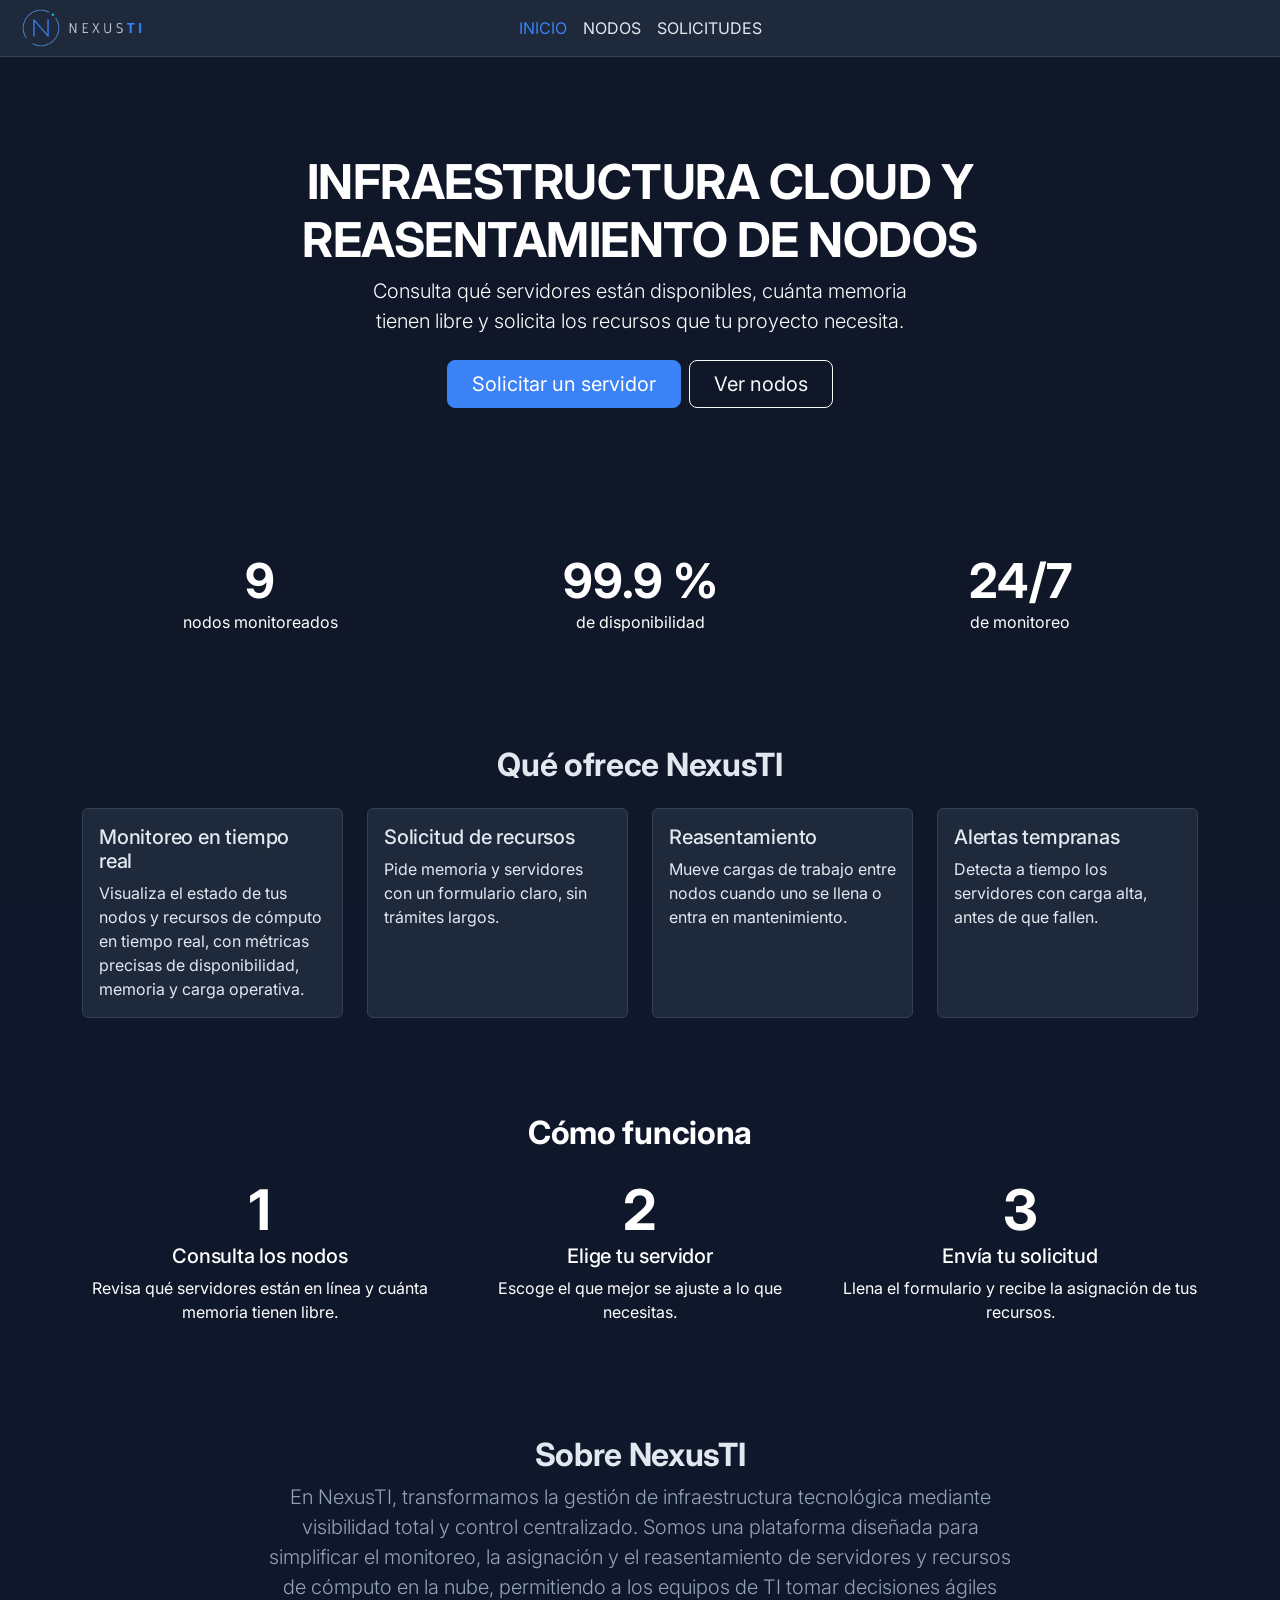
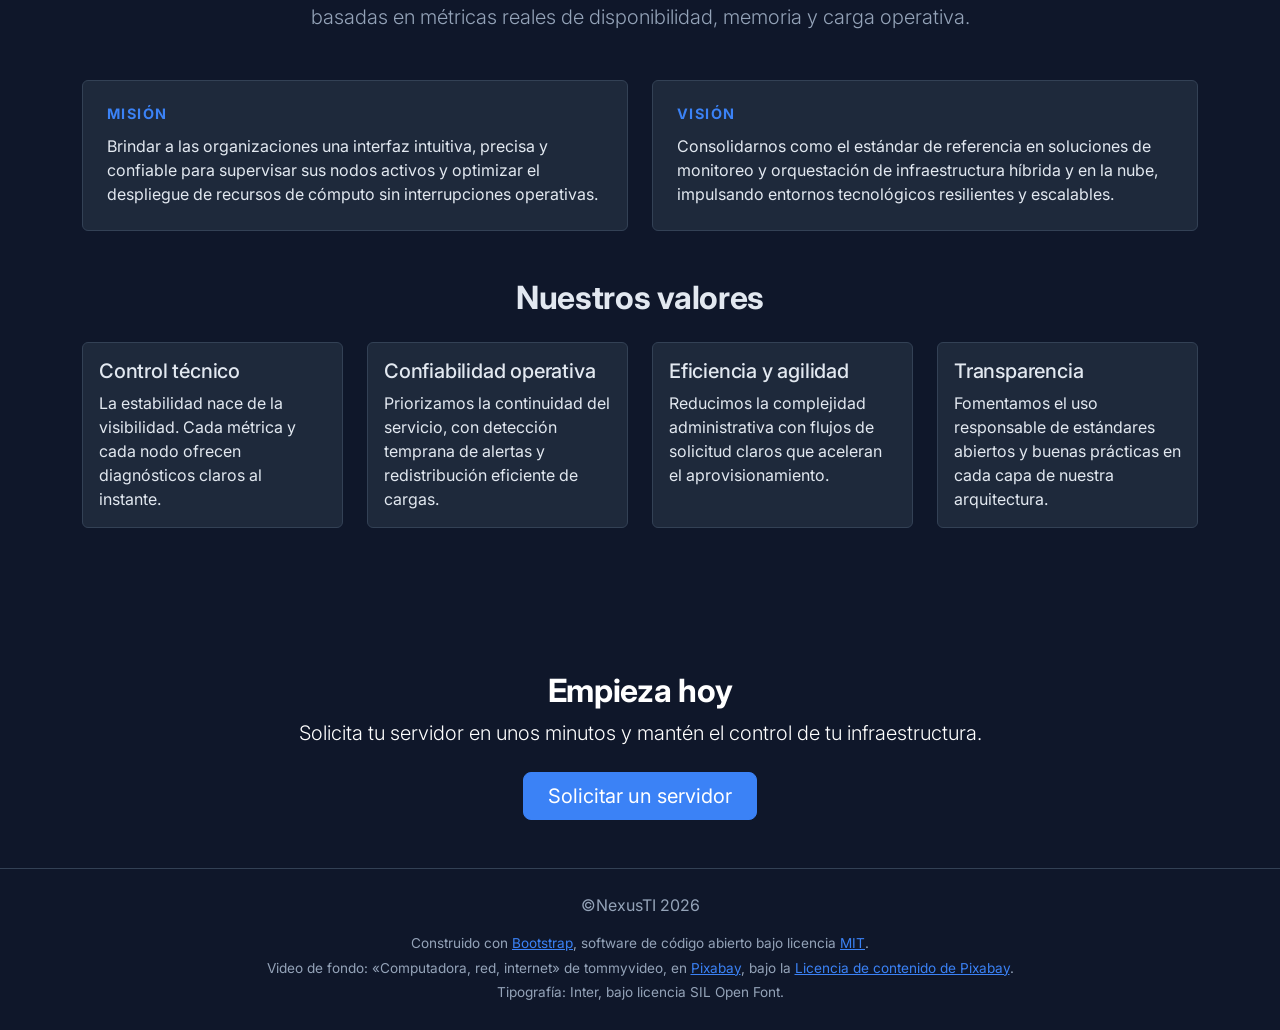
<file: index.html>
<!doctype html>
<html lang="es">

<head>
    <meta charset="utf-8">
    <meta name="viewport" content="width=device-width, initial-scale=1">
    <title>NexusTI</title>
    <link href="https://cdn.jsdelivr.net/npm/bootstrap@5.3.9/dist/css/bootstrap.min.css" rel="stylesheet"
        integrity="sha384-yEPZ7jP9S0QKiUQ0m3jjsO4ProIW7wvR9gXkI7JOGa2XVsw53Yke2bsdkBbjmmiX" crossorigin="anonymous">
    <link rel="preconnect" href="https://fonts.googleapis.com">
    <link rel="preconnect" href="https://fonts.gstatic.com" crossorigin>
    <link href="https://fonts.googleapis.com/css2?family=Inter:wght@400;600;700&display=swap" rel="stylesheet">
    <link href="assets/css/style.css" rel="stylesheet">

</head>

<body>
    <header class="sticky-top">
        <nav class="navbar navbar-expand-lg bg-body-tertiary">
            <div class="container-fluid">
                <a class="navbar-brand" href="index.html"><img
                        src="assets/images/nexusti-logos/logo-horizontal-navbar.png" alt="NexusTI" id="navbarLogo"
                        class="navbarlogo"></a>
                <button class="navbar-toggler" type="button" data-bs-toggle="collapse" data-bs-target="#navbarNav"
                    aria-controls="navbarNav" aria-expanded="false" aria-label="Toggle navigation">
                    <span class="navbar-toggler-icon"></span>
                </button>
                <div class="collapse navbar-collapse" id="navbarNav">
                    <ul class="navbar-nav">
                        <li class="nav-item">
                            <a class="nav-link active" aria-current="page" href="index.html">INICIO</a>
                        </li>
                        <li class="nav-item">
                            <a class="nav-link" href="views/nodos.html">NODOS</a>
                        </li>
                        <li class="nav-item">
                            <a class="nav-link" href="views/solicitudes.html">SOLICITUDES</a>
                        </li>
                    </ul>
                </div>
            </div>
        </nav>
    </header>

    <video autoplay muted loop playsinline class="video-fondo" src="assets/videos/video2.mp4"></video>

    <main class="container">
        <section id="inicio" class="header">
            <div class="px-4 py-5 my-5 text-center">
                <h1 class="display-5 fw-bold text-white">INFRAESTRUCTURA CLOUD Y REASENTAMIENTO DE NODOS</h1>
                <div class="col-lg-6 mx-auto">
                    <p class="lead mb-4 text-white">Consulta qué servidores están disponibles, cuánta memoria tienen
                        libre y
                        solicita los recursos que tu proyecto necesita.</p>
                    <div class="d-grid gap-2 d-sm-flex justify-content-sm-center">
                        <a href="views/solicitudes.html" class="btn btn-primary btn-lg px-4 gap-3">Solicitar un
                            servidor</a>
                        <a href="views/nodos.html" class="btn btn-outline-light btn-lg px-4">Ver nodos</a>
                    </div>
                </div>
            </div>
        </section>

        <div class="py-5">
            <div class="row text-center g-4">
                <div class="col-md-4">
                    <p class="display-5 fw-bold mb-0 text-white">9</p>
                    <p class="text-white">nodos monitoreados</p>
                </div>
                <div class="col-md-4">
                    <p class="display-5 fw-bold mb-0 text-white">99.9 %</p>
                    <p class="text-white">de disponibilidad</p>
                </div>
                <div class="col-md-4">
                    <p class="display-5 fw-bold mb-0 text-white">24/7</p>
                    <p class="text-white">de monitoreo</p>
                </div>
            </div>
        </div>

        <section class="py-5">
            <h2 class="text-center mb-4">Qué ofrece NexusTI</h2>
            <div class="row g-4">
                <div class="col-md-6 col-lg-3">
                    <article class="card h-100">
                        <div class="card-body">
                            <h3 class="card-title h5">Monitoreo en tiempo real</h3>
                            <p class="card-text">Visualiza el estado de tus nodos y recursos de cómputo en tiempo
                                real, con métricas precisas de disponibilidad, memoria y carga operativa.</p>
                        </div>
                    </article>
                </div>
                <div class="col-md-6 col-lg-3">
                    <article class="card h-100">
                        <div class="card-body">
                            <h3 class="card-title h5">Solicitud de recursos</h3>
                            <p class="card-text">Pide memoria y servidores con un formulario claro, sin trámites
                                largos.</p>
                        </div>
                    </article>
                </div>
                <div class="col-md-6 col-lg-3">
                    <article class="card h-100">
                        <div class="card-body">
                            <h3 class="card-title h5">Reasentamiento</h3>
                            <p class="card-text">Mueve cargas de trabajo entre nodos cuando uno se llena o entra en
                                mantenimiento.</p>
                        </div>
                    </article>
                </div>
                <div class="col-md-6 col-lg-3">
                    <article class="card h-100">
                        <div class="card-body">
                            <h3 class="card-title h5">Alertas tempranas</h3>
                            <p class="card-text">Detecta a tiempo los servidores con carga alta, antes de que
                                fallen.</p>
                        </div>
                    </article>
                </div>
            </div>
        </section>

        <section class="py-5" id="como-funciona">
            <h2 class="text-center mb-4 text-white">Cómo funciona</h2>
            <div class="row text-center g-4">
                <div class="col-md-4">
                    <p class="display-4 fw-bold mb-0 text-white">1</p>
                    <h3 class="h5 text-white">Consulta los nodos</h3>
                    <p class="text-white">Revisa qué servidores están en línea y cuánta memoria tienen libre.</p>
                </div>
                <div class="col-md-4">
                    <p class="display-4 fw-bold mb-0 text-white">2</p>
                    <h3 class="h5 text-white">Elige tu servidor</h3>
                    <p class="text-white">Escoge el que mejor se ajuste a lo que necesitas.</p>
                </div>
                <div class="col-md-4">
                    <p class="display-4 fw-bold mb-0 text-white">3</p>
                    <h3 class="h5 text-white">Envía tu solicitud</h3>
                    <p class="text-white">Llena el formulario y recibe la asignación de tus recursos.</p>
                </div>
            </div>
        </section>

        <section class="nosotros py-5" id="nosotros">
            <div class="text-center mb-5">
                <h2>Sobre NexusTI</h2>
                <p class="lead col-lg-8 mx-auto">En NexusTI, transformamos la gestión de infraestructura tecnológica
                    mediante visibilidad total y control centralizado. Somos una plataforma diseñada para simplificar el
                    monitoreo, la asignación y el reasentamiento de servidores y recursos de cómputo en la nube,
                    permitiendo a los equipos de TI tomar decisiones ágiles basadas en métricas reales de
                    disponibilidad, memoria y carga operativa.</p>
            </div>

            <div class="row g-4 mb-5">
                <div class="col-md-6">
                    <article class="card h-100">
                        <div class="card-body p-4">
                            <h3 class="etiqueta">Misión</h3>
                            <p class="card-text">Brindar a las organizaciones una interfaz intuitiva, precisa y
                                confiable
                                para supervisar sus nodos activos y optimizar el despliegue de recursos de cómputo sin
                                interrupciones operativas.</p>
                        </div>
                    </article>
                </div>
                <div class="col-md-6">
                    <article class="card h-100">
                        <div class="card-body p-4">
                            <h3 class="etiqueta">Visión</h3>
                            <p class="card-text">Consolidarnos como el estándar de referencia en soluciones de monitoreo
                                y orquestación de infraestructura híbrida y en la nube, impulsando entornos tecnológicos
                                resilientes y escalables.</p>
                        </div>
                    </article>
                </div>
            </div>

            <h2 class="text-center mb-4">Nuestros valores</h2>
            <div class="row g-4">
                <div class="col-md-6 col-lg-3">
                    <article class="card h-100">
                        <div class="card-body">
                            <h3 class="card-title h5">Control técnico</h3>
                            <p class="card-text">La estabilidad nace de la visibilidad. Cada métrica y cada nodo ofrecen
                                diagnósticos claros al instante.</p>
                        </div>
                    </article>
                </div>
                <div class="col-md-6 col-lg-3">
                    <article class="card h-100">
                        <div class="card-body">
                            <h3 class="card-title h5">Confiabilidad operativa</h3>
                            <p class="card-text">Priorizamos la continuidad del servicio, con detección temprana de
                                alertas y redistribución eficiente de cargas.</p>
                        </div>
                    </article>
                </div>
                <div class="col-md-6 col-lg-3">
                    <article class="card h-100">
                        <div class="card-body">
                            <h3 class="card-title h5">Eficiencia y agilidad</h3>
                            <p class="card-text">Reducimos la complejidad administrativa con flujos de solicitud claros
                                que aceleran el aprovisionamiento.</p>
                        </div>
                    </article>
                </div>
                <div class="col-md-6 col-lg-3">
                    <article class="card h-100">
                        <div class="card-body">
                            <h3 class="card-title h5">Transparencia</h3>
                            <p class="card-text">Fomentamos el uso responsable de estándares abiertos y buenas prácticas
                                en cada capa de nuestra arquitectura.</p>
                        </div>
                    </article>
                </div>
            </div>
        </section>

        <section class="py-5 text-center" id="empieza-hoy">
            <h2 class="text-white">Empieza hoy</h2>
            <p class="lead text-white mb-4">Solicita tu servidor en unos minutos y mantén el control de tu
                infraestructura.</p>
            <a href="views/solicitudes.html" class="btn btn-primary btn-lg px-4">Solicitar un servidor</a>
        </section>

    </main>

    <footer>
        <p>&copy;NexusTI 2026</p>
        <p class="aviso-legal">Construido con <a href="https://getbootstrap.com/" target="_blank"
                rel="noopener">Bootstrap</a>, software de código abierto bajo licencia <a
                href="https://opensource.org/license/mit" target="_blank" rel="noopener">MIT</a>.</p>
        <p class="aviso-legal">Video de fondo: «Computadora, red, internet» de tommyvideo, en <a
                href="https://pixabay.com/es/videos/computadora-red-internet-digital-54733/" target="_blank"
                rel="noopener">Pixabay</a>, bajo la <a href="https://pixabay.com/es/service/license-summary/"
                target="_blank" rel="noopener">Licencia de contenido de Pixabay</a>.</p>
        <p class="aviso-legal">Tipografía: Inter, bajo licencia SIL Open Font.</p>
    </footer>
    <script src="https://cdn.jsdelivr.net/npm/bootstrap@5.3.9/dist/js/bootstrap.bundle.min.js"
        integrity="sha384-WyOxWvTyr1QaMPfiPJSv76iReVthorl5uWlFtZPyK0IEB0hGzo9y5Bp9mYanr8Bu"
        crossorigin="anonymous"></script>
</body>

</html>
</file>
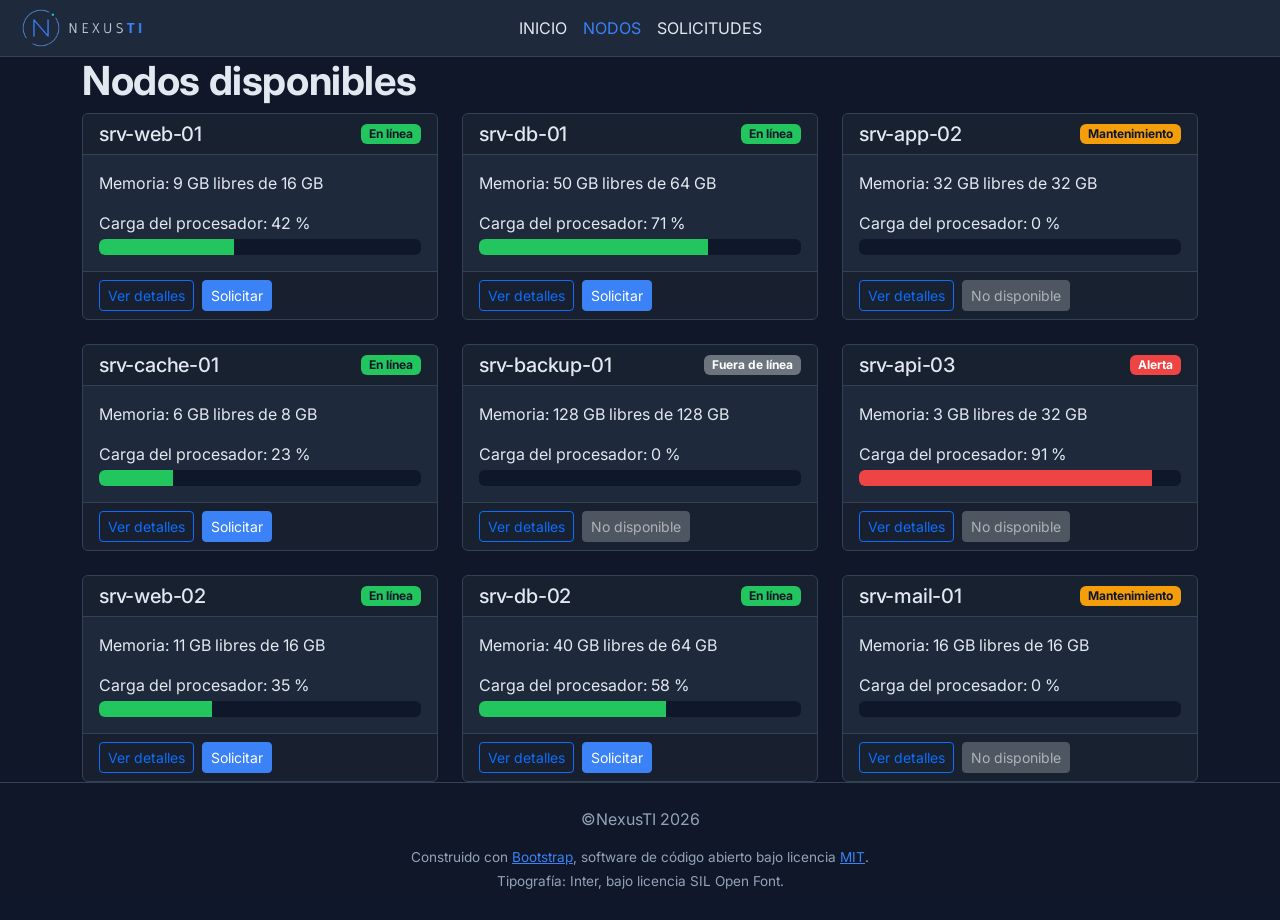
<file: views/nodos.html>
<!doctype html>

<html lang="es">

<head>
    <meta charset="UTF-8">
    <meta name="viewport" content="width=device-width, initial-scale=1.0">
    <title>NexusTI - Nodos</title>
    <link href="https://cdn.jsdelivr.net/npm/bootstrap@5.3.9/dist/css/bootstrap.min.css" rel="stylesheet"
        integrity="sha384-yEPZ7jP9S0QKiUQ0m3jjsO4ProIW7wvR9gXkI7JOGa2XVsw53Yke2bsdkBbjmmiX" crossorigin="anonymous">
    <link rel="preconnect" href="https://fonts.googleapis.com">
    <link rel="preconnect" href="https://fonts.gstatic.com" crossorigin>
    <link href="https://fonts.googleapis.com/css2?family=Inter:wght@400;600;700&display=swap" rel="stylesheet">
    <link href="../assets/css/style.css" rel="stylesheet">

</head>

<body>
    <header class="sticky-top">
        <nav class="navbar navbar-expand-lg bg-body-tertiary">
            <div class="container-fluid">
                <a class="navbar-brand" href="../index.html"><img
                        src="../assets/images/nexusti-logos/logo-horizontal-navbar.png" alt="NexusTI" id="navbarLogo"
                        class="navbarlogo"></a>
                <button class="navbar-toggler" type="button" data-bs-toggle="collapse" data-bs-target="#navbarNav"
                    aria-controls="navbarNav" aria-expanded="false" aria-label="Toggle navigation">
                    <span class="navbar-toggler-icon"></span>
                </button>
                <div class="collapse navbar-collapse" id="navbarNav">
                    <ul class="navbar-nav">
                        <li class="nav-item">
                            <a class="nav-link" href="../index.html">INICIO</a>
                        </li>
                        <li class="nav-item">
                            <a class="nav-link active" aria-current="page" href="nodos.html">NODOS</a>
                        </li>
                        <li class="nav-item">
                            <a class="nav-link" href="solicitudes.html">SOLICITUDES</a>
                        </li>
                    </ul>
                </div>
            </div>
        </nav>
    </header>

    <main class="container">
        <section id="nodos" class="nodos">
            <h1>Nodos disponibles</h1>
            <div class="row g-4">
                <div class="col-md-6 col-lg-4">
                    <article class="card h-100">
                        <div class="card-header d-flex justify-content-between align-items-center">
                            <h2 class="h5 mb-0">srv-web-01</h2>
                            <span class="badge text-bg-success">En línea</span>
                        </div>
                        <div class="card-body">
                            <p class="card-text">Memoria: 9 GB libres de 16 GB</p>
                            <p class="card-text mb-1">Carga del procesador: 42 %</p>
                            <div class="progress" role="progressbar" aria-label="Carga de srv-web-01" aria-valuenow="42"
                                aria-valuemin="0" aria-valuemax="100">
                                <div class="progress-bar bg-success" style="width: 42%"></div>
                            </div>
                        </div>
                        <div class="card-footer d-flex gap-2">
                            <button type="button" class="btn btn-outline-primary btn-sm" data-bs-toggle="modal"
                                data-bs-target="#modal-web01">Ver detalles</button>
                            <a href="solicitudes.html" class="btn btn-primary btn-sm">Solicitar</a>
                        </div>
                    </article>
                    <div class="modal fade" id="modal-web01" tabindex="-1" aria-labelledby="modal-web01-titulo"
                        aria-hidden="true">
                        <div class="modal-dialog modal-dialog-centered">
                            <div class="modal-content">
                                <div class="modal-header">
                                    <h5 class="modal-title" id="modal-web01-titulo">srv-web-01</h5>
                                    <button type="button" class="btn-close" data-bs-dismiss="modal"
                                        aria-label="Cerrar"></button>
                                </div>
                                <div class="modal-body">
                                    <p>Sistema operativo: Ubuntu Server 22.04</p>
                                    <p>Núcleos: 4</p>
                                    <p>Región: Querétaro</p>
                                    <p>Tiempo en línea: 42 días</p>
                                </div>
                                <div class="modal-footer">
                                    <button type="button" class="btn btn-secondary"
                                        data-bs-dismiss="modal">Cerrar</button>
                                </div>
                            </div>
                        </div>
                    </div>
                </div>
                <div class="col-md-6 col-lg-4">
                    <article class="card h-100">
                        <div class="card-header d-flex justify-content-between align-items-center">
                            <h2 class="h5 mb-0">srv-db-01</h2>
                            <span class="badge text-bg-success">En línea</span>
                        </div>
                        <div class="card-body">
                            <p class="card-text">Memoria: 50 GB libres de 64 GB</p>
                            <p class="card-text mb-1">Carga del procesador: 71 %</p>
                            <div class="progress" role="progressbar" aria-label="Carga de srv-db-01" aria-valuenow="71"
                                aria-valuemin="0" aria-valuemax="100">
                                <div class="progress-bar bg-success" style="width: 71%"></div>
                            </div>
                        </div>
                        <div class="card-footer d-flex gap-2">
                            <button type="button" class="btn btn-outline-primary btn-sm" data-bs-toggle="modal"
                                data-bs-target="#modal-db01">Ver detalles</button>
                            <a href="solicitudes.html" class="btn btn-primary btn-sm">Solicitar</a>
                        </div>
                    </article>
                    <div class="modal fade" id="modal-db01" tabindex="-1" aria-labelledby="modal-db01-titulo"
                        aria-hidden="true">
                        <div class="modal-dialog modal-dialog-centered">
                            <div class="modal-content">
                                <div class="modal-header">
                                    <h5 class="modal-title" id="modal-db01-titulo">srv-db-01</h5>
                                    <button type="button" class="btn-close" data-bs-dismiss="modal"
                                        aria-label="Cerrar"></button>
                                </div>
                                <div class="modal-body">
                                    <p>Sistema operativo: Debian 12</p>
                                    <p>Núcleos: 8</p>
                                    <p>Región: Querétaro</p>
                                    <p>Tiempo en línea: 120 días</p>
                                </div>
                                <div class="modal-footer">
                                    <button type="button" class="btn btn-secondary"
                                        data-bs-dismiss="modal">Cerrar</button>
                                </div>
                            </div>
                        </div>
                    </div>
                </div>
                <div class="col-md-6 col-lg-4">
                    <article class="card h-100">
                        <div class="card-header d-flex justify-content-between align-items-center">
                            <h2 class="h5 mb-0">srv-app-02</h2>
                            <span class="badge text-bg-warning">Mantenimiento</span>
                        </div>
                        <div class="card-body">
                            <p class="card-text">Memoria: 32 GB libres de 32 GB</p>
                            <p class="card-text mb-1">Carga del procesador: 0 %</p>
                            <div class="progress" role="progressbar" aria-label="Carga de srv-app-02" aria-valuenow="0"
                                aria-valuemin="0" aria-valuemax="100">
                                <div class="progress-bar bg-warning" style="width: 0%"></div>
                            </div>
                        </div>
                        <div class="card-footer d-flex gap-2">
                            <button type="button" class="btn btn-outline-primary btn-sm" data-bs-toggle="modal"
                                data-bs-target="#modal-app02">Ver detalles</button>
                            <a href="#" class="btn btn-secondary btn-sm disabled" aria-disabled="true">No disponible</a>
                        </div>
                    </article>
                    <div class="modal fade" id="modal-app02" tabindex="-1" aria-labelledby="modal-app02-titulo"
                        aria-hidden="true">
                        <div class="modal-dialog modal-dialog-centered">
                            <div class="modal-content">
                                <div class="modal-header">
                                    <h5 class="modal-title" id="modal-app02-titulo">srv-app-02</h5>
                                    <button type="button" class="btn-close" data-bs-dismiss="modal"
                                        aria-label="Cerrar"></button>
                                </div>
                                <div class="modal-body">
                                    <p>Sistema operativo: Ubuntu Server 22.04</p>
                                    <p>Núcleos: 4</p>
                                    <p>Región: Virginia</p>
                                    <p>Estado: en mantenimiento desde hoy</p>
                                </div>
                                <div class="modal-footer">
                                    <button type="button" class="btn btn-secondary"
                                        data-bs-dismiss="modal">Cerrar</button>
                                </div>
                            </div>
                        </div>
                    </div>
                </div>
                <div class="col-md-6 col-lg-4">
                    <article class="card h-100">
                        <div class="card-header d-flex justify-content-between align-items-center">
                            <h2 class="h5 mb-0">srv-cache-01</h2>
                            <span class="badge text-bg-success">En línea</span>
                        </div>
                        <div class="card-body">
                            <p class="card-text">Memoria: 6 GB libres de 8 GB</p>
                            <p class="card-text mb-1">Carga del procesador: 23 %</p>
                            <div class="progress" role="progressbar" aria-label="Carga de srv-cache-01"
                                aria-valuenow="23" aria-valuemin="0" aria-valuemax="100">
                                <div class="progress-bar bg-success" style="width: 23%"></div>
                            </div>
                        </div>
                        <div class="card-footer d-flex gap-2">
                            <button type="button" class="btn btn-outline-primary btn-sm" data-bs-toggle="modal"
                                data-bs-target="#modal-cache01">Ver detalles</button>
                            <a href="solicitudes.html" class="btn btn-primary btn-sm">Solicitar</a>
                        </div>
                    </article>
                    <div class="modal fade" id="modal-cache01" tabindex="-1" aria-labelledby="modal-cache01-titulo"
                        aria-hidden="true">
                        <div class="modal-dialog modal-dialog-centered">
                            <div class="modal-content">
                                <div class="modal-header">
                                    <h5 class="modal-title" id="modal-cache01-titulo">srv-cache-01</h5>
                                    <button type="button" class="btn-close" data-bs-dismiss="modal"
                                        aria-label="Cerrar"></button>
                                </div>
                                <div class="modal-body">
                                    <p>Sistema operativo: Debian 12</p>
                                    <p>Núcleos: 2</p>
                                    <p>Región: Querétaro</p>
                                    <p>Tiempo en línea: 15 días</p>
                                </div>
                                <div class="modal-footer">
                                    <button type="button" class="btn btn-secondary"
                                        data-bs-dismiss="modal">Cerrar</button>
                                </div>
                            </div>
                        </div>
                    </div>
                </div>
                <div class="col-md-6 col-lg-4">
                    <article class="card h-100">
                        <div class="card-header d-flex justify-content-between align-items-center">
                            <h2 class="h5 mb-0">srv-backup-01</h2>
                            <span class="badge text-bg-secondary">Fuera de línea</span>
                        </div>
                        <div class="card-body">
                            <p class="card-text">Memoria: 128 GB libres de 128 GB</p>
                            <p class="card-text mb-1">Carga del procesador: 0 %</p>
                            <div class="progress" role="progressbar" aria-label="Carga de srv-backup-01"
                                aria-valuenow="0" aria-valuemin="0" aria-valuemax="100">
                                <div class="progress-bar bg-secondary" style="width: 0%"></div>
                            </div>
                        </div>
                        <div class="card-footer d-flex gap-2">
                            <button type="button" class="btn btn-outline-primary btn-sm" data-bs-toggle="modal"
                                data-bs-target="#modal-backup01">Ver detalles</button>
                            <a href="#" class="btn btn-secondary btn-sm disabled" aria-disabled="true">No disponible</a>
                        </div>
                    </article>
                    <div class="modal fade" id="modal-backup01" tabindex="-1" aria-labelledby="modal-backup01-titulo"
                        aria-hidden="true">
                        <div class="modal-dialog modal-dialog-centered">
                            <div class="modal-content">
                                <div class="modal-header">
                                    <h5 class="modal-title" id="modal-backup01-titulo">srv-backup-01</h5>
                                    <button type="button" class="btn-close" data-bs-dismiss="modal"
                                        aria-label="Cerrar"></button>
                                </div>
                                <div class="modal-body">
                                    <p>Sistema operativo: Rocky Linux 9</p>
                                    <p>Núcleos: 4</p>
                                    <p>Región: Frankfurt</p>
                                    <p>Estado: apagado</p>
                                </div>
                                <div class="modal-footer">
                                    <button type="button" class="btn btn-secondary"
                                        data-bs-dismiss="modal">Cerrar</button>
                                </div>
                            </div>
                        </div>
                    </div>
                </div>
                <div class="col-md-6 col-lg-4">
                    <article class="card h-100">
                        <div class="card-header d-flex justify-content-between align-items-center">
                            <h2 class="h5 mb-0">srv-api-03</h2>
                            <span class="badge text-bg-danger">Alerta</span>
                        </div>
                        <div class="card-body">
                            <p class="card-text">Memoria: 3 GB libres de 32 GB</p>
                            <p class="card-text mb-1">Carga del procesador: 91 %</p>
                            <div class="progress" role="progressbar" aria-label="Carga de srv-api-03" aria-valuenow="91"
                                aria-valuemin="0" aria-valuemax="100">
                                <div class="progress-bar bg-danger" style="width: 91%"></div>
                            </div>
                        </div>
                        <div class="card-footer d-flex gap-2">
                            <button type="button" class="btn btn-outline-primary btn-sm" data-bs-toggle="modal"
                                data-bs-target="#modal-api03">Ver detalles</button>
                            <a href="#" class="btn btn-secondary btn-sm disabled" aria-disabled="true">No disponible</a>
                        </div>
                    </article>
                    <div class="modal fade" id="modal-api03" tabindex="-1" aria-labelledby="modal-api03-titulo"
                        aria-hidden="true">
                        <div class="modal-dialog modal-dialog-centered">
                            <div class="modal-content">
                                <div class="modal-header">
                                    <h5 class="modal-title" id="modal-api03-titulo">srv-api-03</h5>
                                    <button type="button" class="btn-close" data-bs-dismiss="modal"
                                        aria-label="Cerrar"></button>
                                </div>
                                <div class="modal-body">
                                    <p>Sistema operativo: Ubuntu Server 22.04</p>
                                    <p>Núcleos: 8</p>
                                    <p>Región: Virginia</p>
                                    <p>Tiempo en línea: 3 días</p>
                                </div>
                                <div class="modal-footer">
                                    <button type="button" class="btn btn-secondary"
                                        data-bs-dismiss="modal">Cerrar</button>
                                </div>
                            </div>
                        </div>
                    </div>
                </div>
                <div class="col-md-6 col-lg-4">
                    <article class="card h-100">
                        <div class="card-header d-flex justify-content-between align-items-center">
                            <h2 class="h5 mb-0">srv-web-02</h2>
                            <span class="badge text-bg-success">En línea</span>
                        </div>
                        <div class="card-body">
                            <p class="card-text">Memoria: 11 GB libres de 16 GB</p>
                            <p class="card-text mb-1">Carga del procesador: 35 %</p>
                            <div class="progress" role="progressbar" aria-label="Carga de srv-web-02" aria-valuenow="35"
                                aria-valuemin="0" aria-valuemax="100">
                                <div class="progress-bar bg-success" style="width: 35%"></div>
                            </div>
                        </div>
                        <div class="card-footer d-flex gap-2">
                            <button type="button" class="btn btn-outline-primary btn-sm" data-bs-toggle="modal"
                                data-bs-target="#modal-web02">Ver detalles</button>
                            <a href="solicitudes.html" class="btn btn-primary btn-sm">Solicitar</a>
                        </div>
                    </article>
                    <div class="modal fade" id="modal-web02" tabindex="-1" aria-labelledby="modal-web02-titulo"
                        aria-hidden="true">
                        <div class="modal-dialog modal-dialog-centered">
                            <div class="modal-content">
                                <div class="modal-header">
                                    <h5 class="modal-title" id="modal-web02-titulo">srv-web-02</h5>
                                    <button type="button" class="btn-close" data-bs-dismiss="modal"
                                        aria-label="Cerrar"></button>
                                </div>
                                <div class="modal-body">
                                    <p>Sistema operativo: Ubuntu Server 22.04</p>
                                    <p>Núcleos: 4</p>
                                    <p>Región: Frankfurt</p>
                                    <p>Tiempo en línea: 30 días</p>
                                </div>
                                <div class="modal-footer">
                                    <button type="button" class="btn btn-secondary"
                                        data-bs-dismiss="modal">Cerrar</button>
                                </div>
                            </div>
                        </div>
                    </div>
                </div>
                <div class="col-md-6 col-lg-4">
                    <article class="card h-100">
                        <div class="card-header d-flex justify-content-between align-items-center">
                            <h2 class="h5 mb-0">srv-db-02</h2>
                            <span class="badge text-bg-success">En línea</span>
                        </div>
                        <div class="card-body">
                            <p class="card-text">Memoria: 40 GB libres de 64 GB</p>
                            <p class="card-text mb-1">Carga del procesador: 58 %</p>
                            <div class="progress" role="progressbar" aria-label="Carga de srv-db-02" aria-valuenow="58"
                                aria-valuemin="0" aria-valuemax="100">
                                <div class="progress-bar bg-success" style="width: 58%"></div>
                            </div>
                        </div>
                        <div class="card-footer d-flex gap-2">
                            <button type="button" class="btn btn-outline-primary btn-sm" data-bs-toggle="modal"
                                data-bs-target="#modal-db02">Ver detalles</button>
                            <a href="solicitudes.html" class="btn btn-primary btn-sm">Solicitar</a>
                        </div>
                    </article>
                    <div class="modal fade" id="modal-db02" tabindex="-1" aria-labelledby="modal-db02-titulo"
                        aria-hidden="true">
                        <div class="modal-dialog modal-dialog-centered">
                            <div class="modal-content">
                                <div class="modal-header">
                                    <h5 class="modal-title" id="modal-db02-titulo">srv-db-02</h5>
                                    <button type="button" class="btn-close" data-bs-dismiss="modal"
                                        aria-label="Cerrar"></button>
                                </div>
                                <div class="modal-body">
                                    <p>Sistema operativo: Debian 12</p>
                                    <p>Núcleos: 8</p>
                                    <p>Región: Frankfurt</p>
                                    <p>Tiempo en línea: 88 días</p>
                                </div>
                                <div class="modal-footer">
                                    <button type="button" class="btn btn-secondary"
                                        data-bs-dismiss="modal">Cerrar</button>
                                </div>
                            </div>
                        </div>
                    </div>
                </div>
                <div class="col-md-6 col-lg-4">
                    <article class="card h-100">
                        <div class="card-header d-flex justify-content-between align-items-center">
                            <h2 class="h5 mb-0">srv-mail-01</h2>
                            <span class="badge text-bg-warning">Mantenimiento</span>
                        </div>
                        <div class="card-body">
                            <p class="card-text">Memoria: 16 GB libres de 16 GB</p>
                            <p class="card-text mb-1">Carga del procesador: 0 %</p>
                            <div class="progress" role="progressbar" aria-label="Carga de srv-mail-01" aria-valuenow="0"
                                aria-valuemin="0" aria-valuemax="100">
                                <div class="progress-bar bg-warning" style="width: 0%"></div>
                            </div>
                        </div>
                        <div class="card-footer d-flex gap-2">
                            <button type="button" class="btn btn-outline-primary btn-sm" data-bs-toggle="modal"
                                data-bs-target="#modal-mail01">Ver detalles</button>
                            <a href="#" class="btn btn-secondary btn-sm disabled" aria-disabled="true">No disponible</a>
                        </div>
                    </article>
                    <div class="modal fade" id="modal-mail01" tabindex="-1" aria-labelledby="modal-mail01-titulo"
                        aria-hidden="true">
                        <div class="modal-dialog modal-dialog-centered">
                            <div class="modal-content">
                                <div class="modal-header">
                                    <h5 class="modal-title" id="modal-mail01-titulo">srv-mail-01</h5>
                                    <button type="button" class="btn-close" data-bs-dismiss="modal"
                                        aria-label="Cerrar"></button>
                                </div>
                                <div class="modal-body">
                                    <p>Sistema operativo: Rocky Linux 9</p>
                                    <p>Núcleos: 2</p>
                                    <p>Región: Virginia</p>
                                    <p>Estado: en mantenimiento desde hoy</p>
                                </div>
                                <div class="modal-footer">
                                    <button type="button" class="btn btn-secondary"
                                        data-bs-dismiss="modal">Cerrar</button>
                                </div>
                            </div>
                        </div>
                    </div>
                </div>
            </div>
        </section>

    </main>

    <footer>
        <p>&copy;NexusTI 2026</p>
        <p class="aviso-legal">Construido con <a href="https://getbootstrap.com/" target="_blank"
                rel="noopener">Bootstrap</a>, software de código abierto bajo licencia <a
                href="https://opensource.org/license/mit" target="_blank" rel="noopener">MIT</a>.</p>
        <p class="aviso-legal">Tipografía: Inter, bajo licencia SIL Open Font.</p>
    </footer>
    <script src="https://cdn.jsdelivr.net/npm/bootstrap@5.3.9/dist/js/bootstrap.bundle.min.js"
        integrity="sha384-WyOxWvTyr1QaMPfiPJSv76iReVthorl5uWlFtZPyK0IEB0hGzo9y5Bp9mYanr8Bu"
        crossorigin="anonymous"></script>
</body>

</html>
</file>
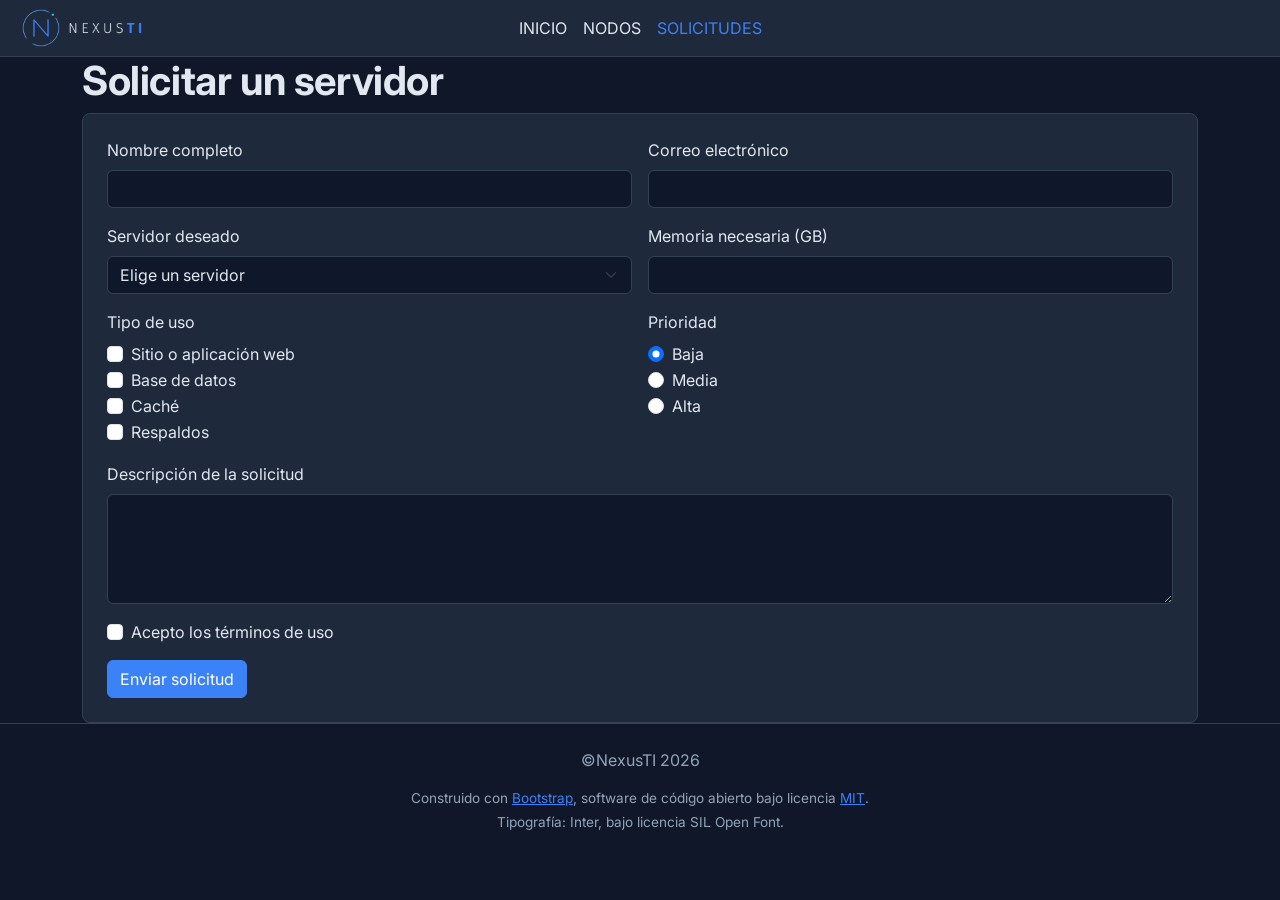
<file: views/solicitudes.html>
<!doctype html>

<html lang="es">

<head>
    <meta charset="UTF-8">
    <meta name="viewport" content="width=device-width, initial-scale=1.0">
    <title>NexusTI - Solicitudes</title>
    <link href="https://cdn.jsdelivr.net/npm/bootstrap@5.3.9/dist/css/bootstrap.min.css" rel="stylesheet"
        integrity="sha384-yEPZ7jP9S0QKiUQ0m3jjsO4ProIW7wvR9gXkI7JOGa2XVsw53Yke2bsdkBbjmmiX" crossorigin="anonymous">
    <link rel="preconnect" href="https://fonts.googleapis.com">
    <link rel="preconnect" href="https://fonts.gstatic.com" crossorigin>
    <link href="https://fonts.googleapis.com/css2?family=Inter:wght@400;600;700&display=swap" rel="stylesheet">
    <link href="../assets/css/style.css" rel="stylesheet">

</head>

<body>
    <header class="sticky-top">
        <nav class="navbar navbar-expand-lg bg-body-tertiary">
            <div class="container-fluid">
                <a class="navbar-brand" href="../index.html"><img
                        src="../assets/images/nexusti-logos/logo-horizontal-navbar.png" alt="NexusTI" id="navbarLogo"
                        class="navbarlogo"></a>
                <button class="navbar-toggler" type="button" data-bs-toggle="collapse" data-bs-target="#navbarNav"
                    aria-controls="navbarNav" aria-expanded="false" aria-label="Toggle navigation">
                    <span class="navbar-toggler-icon"></span>
                </button>
                <div class="collapse navbar-collapse" id="navbarNav">
                    <ul class="navbar-nav">
                        <li class="nav-item">
                            <a class="nav-link" href="../index.html">INICIO</a>
                        </li>
                        <li class="nav-item">
                            <a class="nav-link" href="nodos.html">NODOS</a>
                        </li>
                        <li class="nav-item">
                            <a class="nav-link active" aria-current="page" href="solicitudes.html">SOLICITUDES</a>
                        </li>
                    </ul>
                </div>
            </div>
        </nav>
    </header>

    <main class="container">
        <section id="solicitudes" class="solicitudes">
            <h1>Solicitar un servidor</h1>
            <form>

                <div class="row g-3 mb-3">
                    <div class="col-md-6">
                        <label for="nombre" class="form-label">Nombre completo</label>
                        <input type="text" class="form-control" id="nombre" name="nombre" required>
                    </div>
                    <div class="col-md-6">
                        <label for="correo" class="form-label">Correo electrónico</label>
                        <input type="email" class="form-control" id="correo" name="correo" required>
                    </div>
                </div>

                <div class="row g-3 mb-3">
                    <div class="col-md-6">
                        <label for="servidor" class="form-label">Servidor deseado</label>
                        <select class="form-select" id="servidor" name="servidor" required>
                            <option value="" selected>Elige un servidor</option>
                            <option value="srv-web-01">srv-web-01 (9 GB libres)</option>
                            <option value="srv-db-01">srv-db-01 (50 GB libres)</option>
                            <option value="srv-cache-01">srv-cache-01 (6 GB libres)</option>
                            <option value="srv-web-02">srv-web-02 (11 GB libres)</option>
                            <option value="srv-db-02">srv-db-02 (40 GB libres)</option>
                        </select>
                    </div>
                    <div class="col-md-6">
                        <label for="memoria" class="form-label">Memoria necesaria (GB)</label>
                        <input type="number" class="form-control" id="memoria" name="memoria" min="1" max="128"
                            required>
                    </div>
                </div>

                <div class="row g-3 mb-3">
                    <fieldset class="col-md-6">
                        <legend class="form-label fs-6">Tipo de uso</legend>
                        <div class="form-check">
                            <input class="form-check-input" type="checkbox" id="usoWeb" name="uso" value="web">
                            <label class="form-check-label" for="usoWeb">Sitio o aplicación web</label>
                        </div>
                        <div class="form-check">
                            <input class="form-check-input" type="checkbox" id="usoBd" name="uso" value="basedatos">
                            <label class="form-check-label" for="usoBd">Base de datos</label>
                        </div>
                        <div class="form-check">
                            <input class="form-check-input" type="checkbox" id="usoCache" name="uso" value="cache">
                            <label class="form-check-label" for="usoCache">Caché</label>
                        </div>
                        <div class="form-check">
                            <input class="form-check-input" type="checkbox" id="usoRespaldo" name="uso"
                                value="respaldo">
                            <label class="form-check-label" for="usoRespaldo">Respaldos</label>
                        </div>
                    </fieldset>

                    <fieldset class="col-md-6">
                        <legend class="form-label fs-6">Prioridad</legend>
                        <div class="form-check">
                            <input class="form-check-input" type="radio" name="prioridad" id="prioBaja" value="baja"
                                checked>
                            <label class="form-check-label" for="prioBaja">Baja</label>
                        </div>
                        <div class="form-check">
                            <input class="form-check-input" type="radio" name="prioridad" id="prioMedia" value="media">
                            <label class="form-check-label" for="prioMedia">Media</label>
                        </div>
                        <div class="form-check">
                            <input class="form-check-input" type="radio" name="prioridad" id="prioAlta" value="alta">
                            <label class="form-check-label" for="prioAlta">Alta</label>
                        </div>
                    </fieldset>
                </div>

                <div class="mb-3">
                    <label for="descripcion" class="form-label">Descripción de la solicitud</label>
                    <textarea class="form-control" id="descripcion" name="descripcion" rows="4"></textarea>
                </div>

                <div class="form-check mb-3">
                    <input class="form-check-input" type="checkbox" id="terminos" name="terminos" required>
                    <label class="form-check-label" for="terminos">Acepto los términos de uso</label>
                </div>

                <button type="submit" class="btn btn-primary">Enviar solicitud</button>
            </form>
        </section>
    </main>

    <footer>
        <p>&copy;NexusTI 2026</p>
        <p class="aviso-legal">Construido con <a href="https://getbootstrap.com/" target="_blank"
                rel="noopener">Bootstrap</a>, software de código abierto bajo licencia <a
                href="https://opensource.org/license/mit" target="_blank" rel="noopener">MIT</a>.</p>
        <p class="aviso-legal">Tipografía: Inter, bajo licencia SIL Open Font.</p>
    </footer>
    <script src="https://cdn.jsdelivr.net/npm/bootstrap@5.3.9/dist/js/bootstrap.bundle.min.js"
        integrity="sha384-WyOxWvTyr1QaMPfiPJSv76iReVthorl5uWlFtZPyK0IEB0hGzo9y5Bp9mYanr8Bu"
        crossorigin="anonymous"></script>
</body>

</html>
</file>
<file: assets/css/style.css>
:root {
    --bg-principal: #0F172A;
    --bg-superficies: #1E293B;
    --borde: #334155;
    --acento-principal: #3B82F6;
    --acento-hover: #2563EB;
    --texto-principal: #E2E8F0;
    --texto-secundario: #94A3B8;
    --estado-online: #22C55E;
    --estado-alerta: #F59E0B;
    --estado-offline: #EF4444;
}

body {
    background-color: var(--bg-principal);
    color: var(--texto-principal);
}

body {
    font-family: 'Inter', system-ui, -apple-system, 'Segoe UI', Arial, sans-serif;
}

h1,
h2,
h3,
h4,
h5 {
    font-weight: 700;
    letter-spacing: -0.01em;
}

.video-fondo {
    position: fixed;
    top: 0;
    left: 0;
    width: 100%;
    height: 100%;
    object-fit: cover;
    z-index: -2;
}

body::before {
    content: "";
    position: fixed;
    top: 0;
    left: 0;
    width: 100%;
    height: 100%;
    background-color: rgba(15, 23, 42, 0.8);
    z-index: -1;
}

.navbar {
    background-color: var(--bg-superficies) !important;
    border-bottom: 1px solid var(--borde);
}

.navbarlogo {
    height: 50px;
    width: auto;
}

.navbar-brand,
.nav-link {
    color: var(--texto-principal) !important;
}

.nav-link:hover,
.nav-link.active {
    color: var(--acento-principal) !important;
}

.navbar-toggler {
    border-color: var(--borde);
}

.navbar-toggler-icon {
    filter: invert(1);
}

@media (min-width: 992px) {
    .navbar .container-fluid {
        position: relative;
    }

    .navbar-brand {
        position: absolute;
        left: 1rem;
    }

    .navbar-collapse {
        justify-content: center;
    }
}

.card {
    background-color: var(--bg-superficies);
    color: var(--texto-principal);
    border: 1px solid var(--borde);
    transition: transform 0.3s ease, box-shadow 0.3s ease, border-color 0.3s ease;
}

.card:hover {
    transform: translateY(-6px);
    border-color: var(--acento-principal);
    box-shadow: 0 10px 25px rgba(59, 130, 246, 0.25);
}

.card-header,
.card-footer {
    background-color: rgba(0, 0, 0, 0.2);
    border-color: var(--borde);
}

.progress {
    background-color: var(--bg-principal);
}

.text-bg-success {
    background-color: var(--estado-online) !important;
    color: var(--bg-principal) !important;
}

.text-bg-warning {
    background-color: var(--estado-alerta) !important;
    color: var(--bg-principal) !important;
}

.text-bg-danger {
    background-color: var(--estado-offline) !important;
    color: #FFFFFF !important;
}

.bg-success {
    background-color: var(--estado-online) !important;
}

.bg-warning {
    background-color: var(--estado-alerta) !important;
}

.bg-danger {
    background-color: var(--estado-offline) !important;
}

.modal-content {
    background-color: var(--bg-superficies);
    color: var(--texto-principal);
    border: 1px solid var(--borde);
}

.modal-header,
.modal-footer {
    border-color: var(--borde);
}

.btn-close {
    filter: invert(1);
}

.solicitudes form {
    background-color: var(--bg-superficies);
    border: 1px solid var(--borde);
    border-radius: 0.5rem;
    padding: 1.5rem;
}

.form-control,
.form-select {
    background-color: var(--bg-principal);
    color: var(--texto-principal);
    border: 1px solid var(--borde);
}

.form-control:focus,
.form-select:focus {
    background-color: var(--bg-principal);
    color: var(--texto-principal);
    border-color: var(--acento-principal);
    box-shadow: 0 0 0 0.25rem rgba(59, 130, 246, 0.25);
}

.btn-primary {
    background-color: var(--acento-principal);
    border-color: var(--acento-principal);
    transition: background-color 0.3s ease, transform 0.3s ease;
}

.btn-primary:hover {
    background-color: var(--acento-hover);
    border-color: var(--acento-hover);
    transform: translateY(-2px);
}

.nosotros {
    margin-bottom: 3rem;
}

.nosotros .lead {
    color: var(--texto-secundario);
}

.etiqueta {
    color: var(--acento-principal);
    text-transform: uppercase;
    letter-spacing: 0.1em;
    font-size: 0.9rem;
    font-weight: 700;
    margin-bottom: 0.75rem;
}

.texto-secundario {
    color: var(--texto-secundario);
}

footer {
    border-top: 1px solid var(--borde);
    color: var(--texto-secundario);
    text-align: center;
    padding: 1.5rem 0;
}

img[alt="nexus_header"] {
    width: 100%;
    max-height: 290px;
    object-fit: cover;
    object-position: center;
    display: block;
}

.aviso-legal {
    font-size: 0.85rem;
    margin-bottom: 0.25rem;
}

footer a {
    color: var(--acento-principal);
}

footer a:hover {
    color: var(--acento-hover);
}

@keyframes aparecer {
    from {
        opacity: 0;
        transform: translateY(20px);
    }

    to {
        opacity: 1;
        transform: none;
    }
}

.header>div {
    animation: aparecer 0.8s ease-out both;
}

@keyframes pulso {

    0%,
    100% {
        box-shadow: 0 0 0 0 rgba(239, 68, 68, 0.6);
    }

    50% {
        box-shadow: 0 0 0 6px rgba(239, 68, 68, 0);
    }
}

.text-bg-danger {
    animation: pulso 2s infinite;
}

@media (prefers-reduced-motion: reduce) {
    * {
        animation: none !important;
        transition: none !important;
    }
}
</file>
